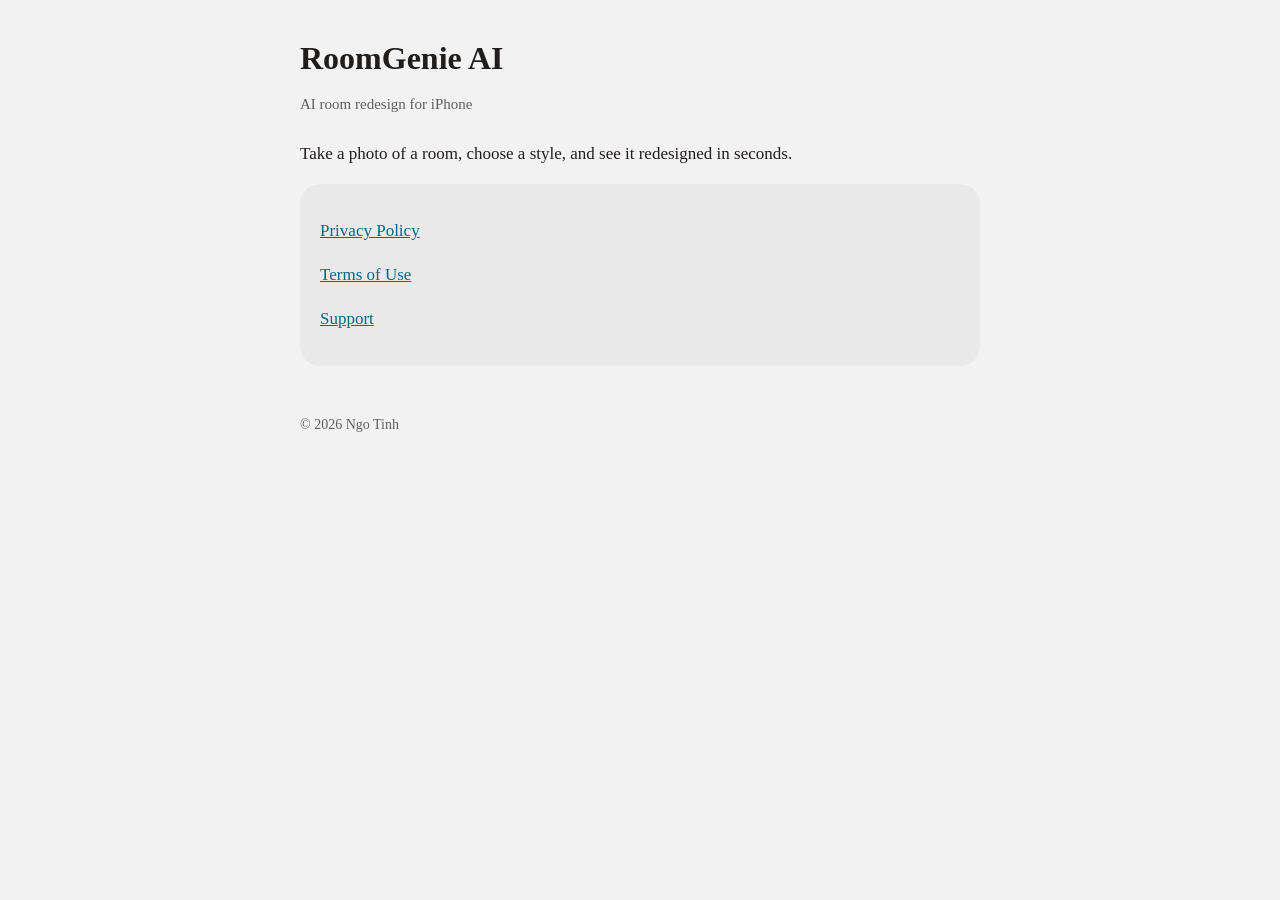
<file: index.html>
<!doctype html>
<html lang="en">
<head>
<meta charset="utf-8">
<meta name="viewport" content="width=device-width, initial-scale=1">
<title>RoomGenie AI</title>
<link rel="stylesheet" href="style.css">
</head>
<body>
<main>
  <h1>RoomGenie AI</h1>
  <p class="meta">AI room redesign for iPhone</p>
  <p>Take a photo of a room, choose a style, and see it redesigned in seconds.</p>
  <div class="card">
    <p><a href="privacy-policy.html">Privacy Policy</a></p>
    <p><a href="terms.html">Terms of Use</a></p>
    <p><a href="support.html">Support</a></p>
  </div>
  <footer>© 2026 Ngo Tinh</footer>
</main>
</body>
</html>
</file>
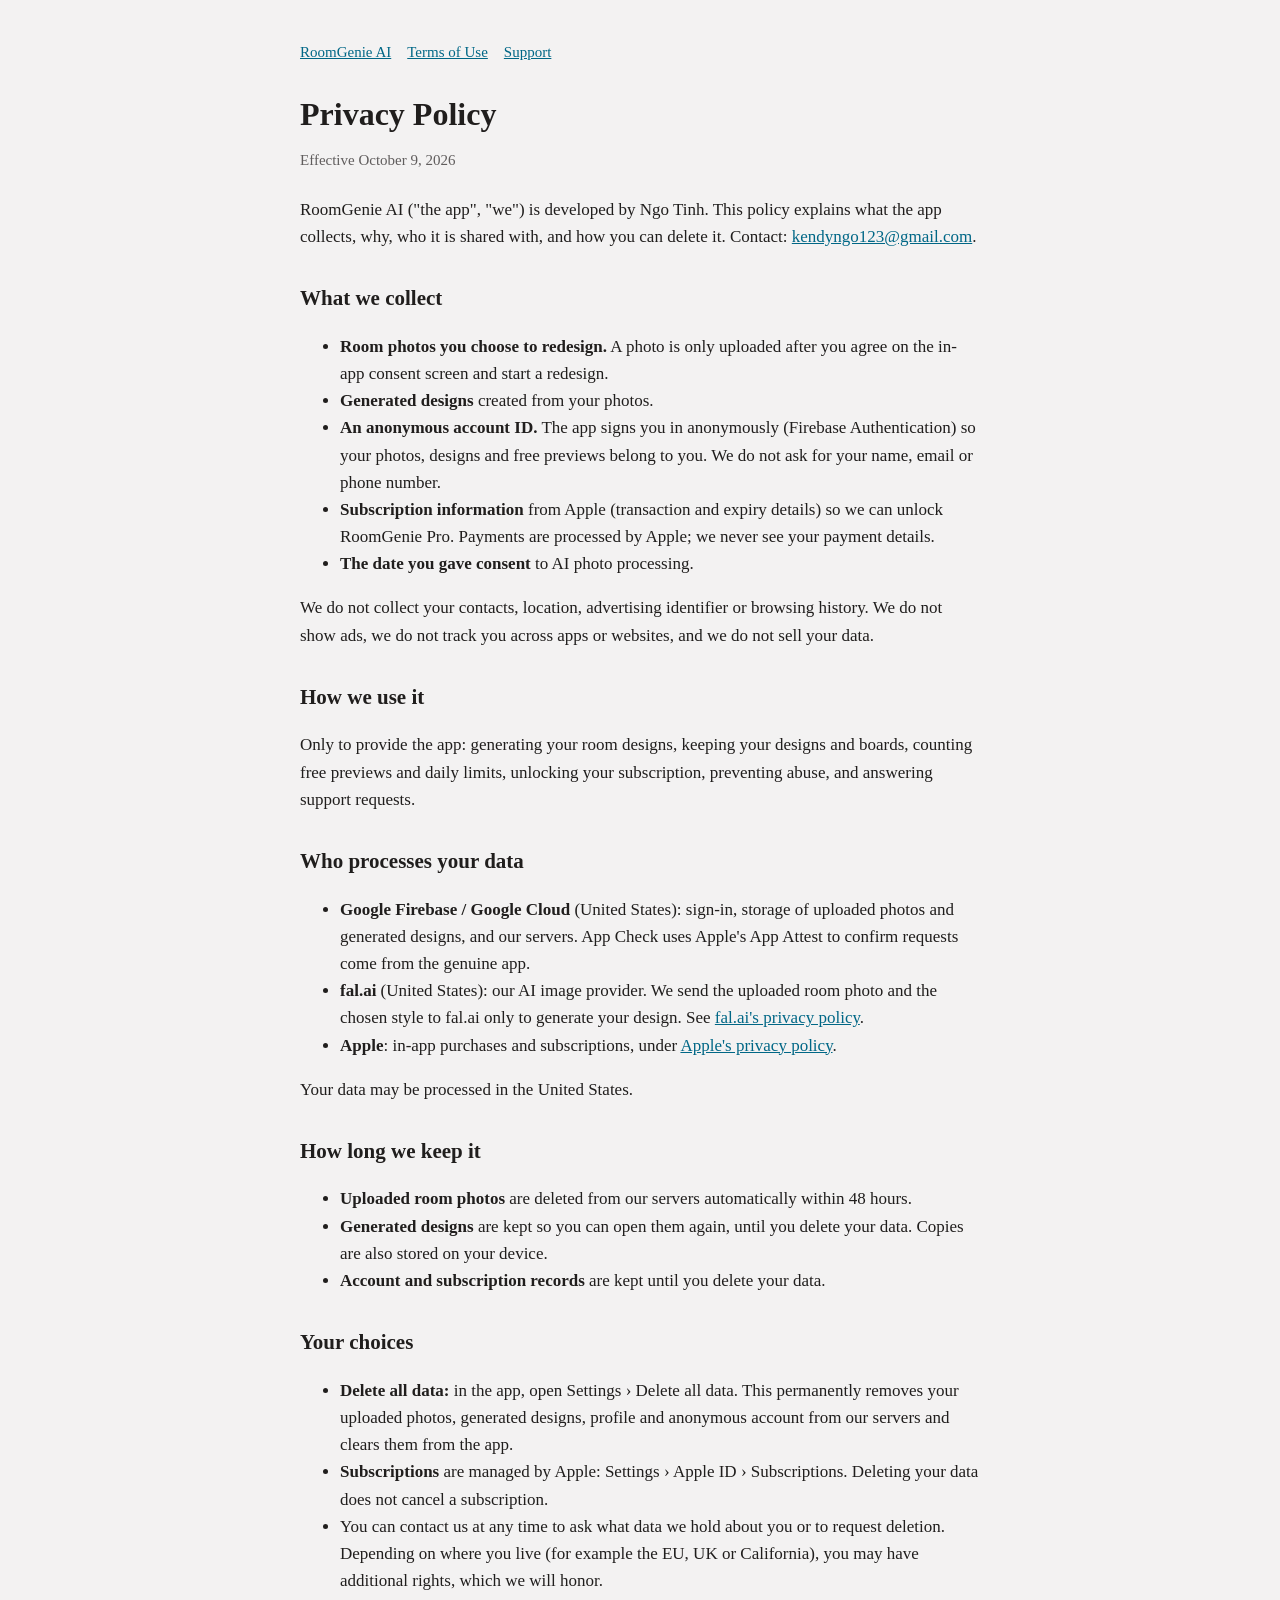
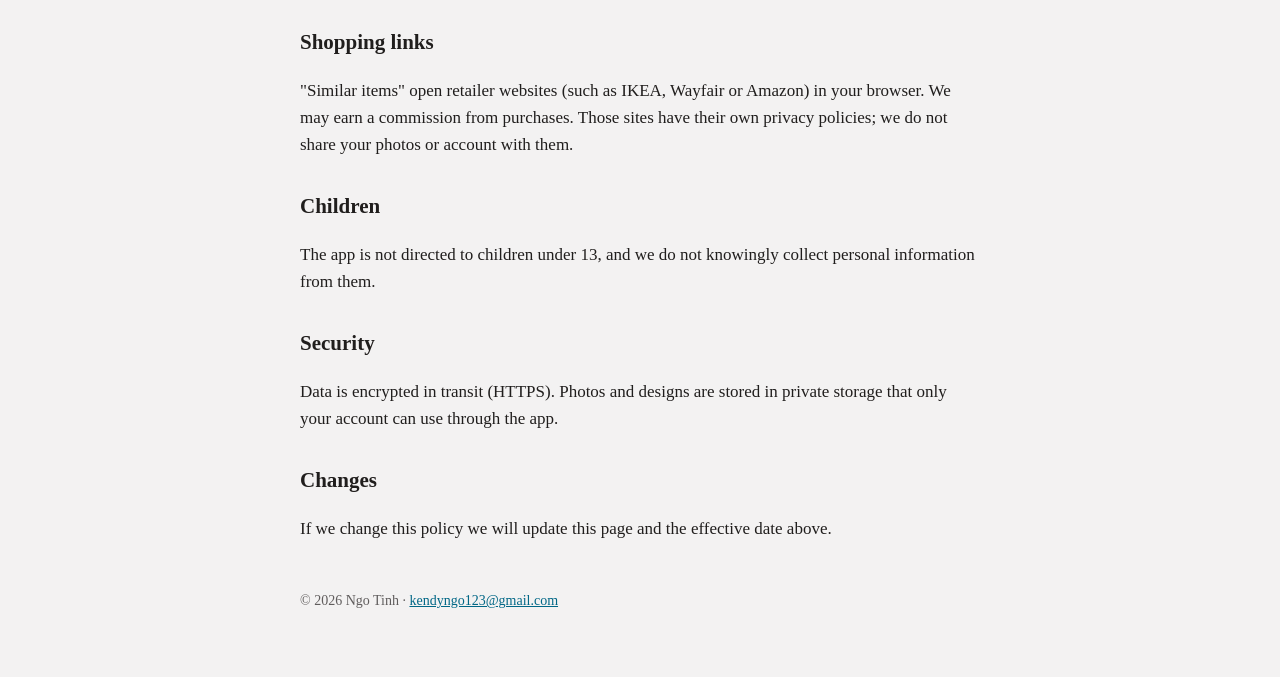
<file: privacy-policy.html>
<!doctype html>
<html lang="en">
<head>
<meta charset="utf-8">
<meta name="viewport" content="width=device-width, initial-scale=1">
<title>RoomGenie AI — Privacy Policy</title>
<link rel="stylesheet" href="style.css">
</head>
<body>
<main>
  <nav><a href="index.html">RoomGenie AI</a><a href="terms.html">Terms of Use</a><a href="support.html">Support</a></nav>
  <h1>Privacy Policy</h1>
  <p class="meta">Effective October 9, 2026</p>

  <p>RoomGenie AI ("the app", "we") is developed by Ngo Tinh. This policy explains what the app collects, why, who it is shared with, and how you can delete it. Contact: <a href="mailto:kendyngo123@gmail.com">kendyngo123@gmail.com</a>.</p>

  <h2>What we collect</h2>
  <ul>
    <li><strong>Room photos you choose to redesign.</strong> A photo is only uploaded after you agree on the in-app consent screen and start a redesign.</li>
    <li><strong>Generated designs</strong> created from your photos.</li>
    <li><strong>An anonymous account ID.</strong> The app signs you in anonymously (Firebase Authentication) so your photos, designs and free previews belong to you. We do not ask for your name, email or phone number.</li>
    <li><strong>Subscription information</strong> from Apple (transaction and expiry details) so we can unlock RoomGenie Pro. Payments are processed by Apple; we never see your payment details.</li>
    <li><strong>The date you gave consent</strong> to AI photo processing.</li>
  </ul>
  <p>We do not collect your contacts, location, advertising identifier or browsing history. We do not show ads, we do not track you across apps or websites, and we do not sell your data.</p>

  <h2>How we use it</h2>
  <p>Only to provide the app: generating your room designs, keeping your designs and boards, counting free previews and daily limits, unlocking your subscription, preventing abuse, and answering support requests.</p>

  <h2>Who processes your data</h2>
  <ul>
    <li><strong>Google Firebase / Google Cloud</strong> (United States): sign-in, storage of uploaded photos and generated designs, and our servers. App Check uses Apple's App Attest to confirm requests come from the genuine app.</li>
    <li><strong>fal.ai</strong> (United States): our AI image provider. We send the uploaded room photo and the chosen style to fal.ai only to generate your design. See <a href="https://fal.ai/privacy">fal.ai's privacy policy</a>.</li>
    <li><strong>Apple</strong>: in-app purchases and subscriptions, under <a href="https://www.apple.com/legal/privacy/">Apple's privacy policy</a>.</li>
  </ul>
  <p>Your data may be processed in the United States.</p>

  <h2>How long we keep it</h2>
  <ul>
    <li><strong>Uploaded room photos</strong> are deleted from our servers automatically within 48 hours.</li>
    <li><strong>Generated designs</strong> are kept so you can open them again, until you delete your data. Copies are also stored on your device.</li>
    <li><strong>Account and subscription records</strong> are kept until you delete your data.</li>
  </ul>

  <h2>Your choices</h2>
  <ul>
    <li><strong>Delete all data:</strong> in the app, open Settings › Delete all data. This permanently removes your uploaded photos, generated designs, profile and anonymous account from our servers and clears them from the app.</li>
    <li><strong>Subscriptions</strong> are managed by Apple: Settings › Apple ID › Subscriptions. Deleting your data does not cancel a subscription.</li>
    <li>You can contact us at any time to ask what data we hold about you or to request deletion. Depending on where you live (for example the EU, UK or California), you may have additional rights, which we will honor.</li>
  </ul>

  <h2>Shopping links</h2>
  <p>"Similar items" open retailer websites (such as IKEA, Wayfair or Amazon) in your browser. We may earn a commission from purchases. Those sites have their own privacy policies; we do not share your photos or account with them.</p>

  <h2>Children</h2>
  <p>The app is not directed to children under 13, and we do not knowingly collect personal information from them.</p>

  <h2>Security</h2>
  <p>Data is encrypted in transit (HTTPS). Photos and designs are stored in private storage that only your account can use through the app.</p>

  <h2>Changes</h2>
  <p>If we change this policy we will update this page and the effective date above.</p>

  <footer>© 2026 Ngo Tinh · <a href="mailto:kendyngo123@gmail.com">kendyngo123@gmail.com</a></footer>
</main>
</body>
</html>
</file>
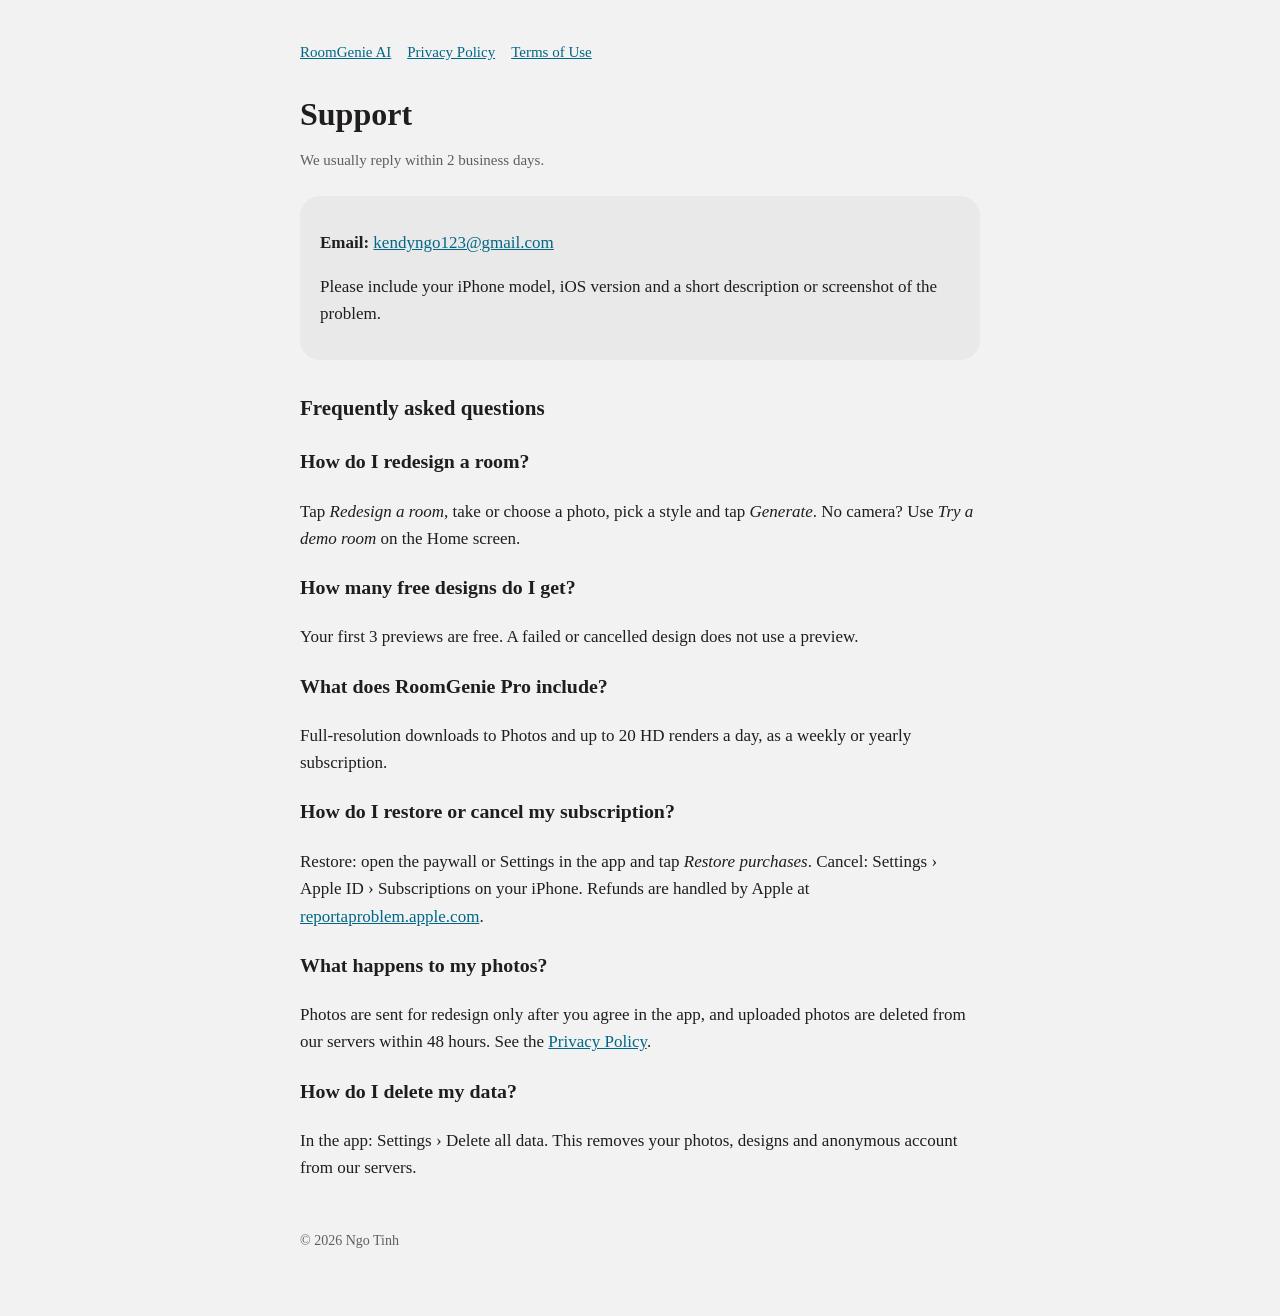
<file: support.html>
<!doctype html>
<html lang="en">
<head>
<meta charset="utf-8">
<meta name="viewport" content="width=device-width, initial-scale=1">
<title>RoomGenie AI Support</title>
<link rel="stylesheet" href="style.css">
</head>
<body>
<main>
  <nav><a href="index.html">RoomGenie AI</a><a href="privacy-policy.html">Privacy Policy</a><a href="terms.html">Terms of Use</a></nav>
  <h1>Support</h1>
  <p class="meta">We usually reply within 2 business days.</p>

  <div class="card">
    <p><strong>Email:</strong> <a href="mailto:kendyngo123@gmail.com?subject=RoomGenie%20AI%20support">kendyngo123@gmail.com</a></p>
    <p>Please include your iPhone model, iOS version and a short description or screenshot of the problem.</p>
  </div>

  <h2>Frequently asked questions</h2>

  <h3>How do I redesign a room?</h3>
  <p>Tap <em>Redesign a room</em>, take or choose a photo, pick a style and tap <em>Generate</em>. No camera? Use <em>Try a demo room</em> on the Home screen.</p>

  <h3>How many free designs do I get?</h3>
  <p>Your first 3 previews are free. A failed or cancelled design does not use a preview.</p>

  <h3>What does RoomGenie Pro include?</h3>
  <p>Full-resolution downloads to Photos and up to 20 HD renders a day, as a weekly or yearly subscription.</p>

  <h3>How do I restore or cancel my subscription?</h3>
  <p>Restore: open the paywall or Settings in the app and tap <em>Restore purchases</em>. Cancel: Settings › Apple ID › Subscriptions on your iPhone. Refunds are handled by Apple at <a href="https://reportaproblem.apple.com">reportaproblem.apple.com</a>.</p>

  <h3>What happens to my photos?</h3>
  <p>Photos are sent for redesign only after you agree in the app, and uploaded photos are deleted from our servers within 48 hours. See the <a href="privacy-policy.html">Privacy Policy</a>.</p>

  <h3>How do I delete my data?</h3>
  <p>In the app: Settings › Delete all data. This removes your photos, designs and anonymous account from our servers.</p>

  <footer>© 2026 Ngo Tinh</footer>
</main>
</body>
</html>
</file>
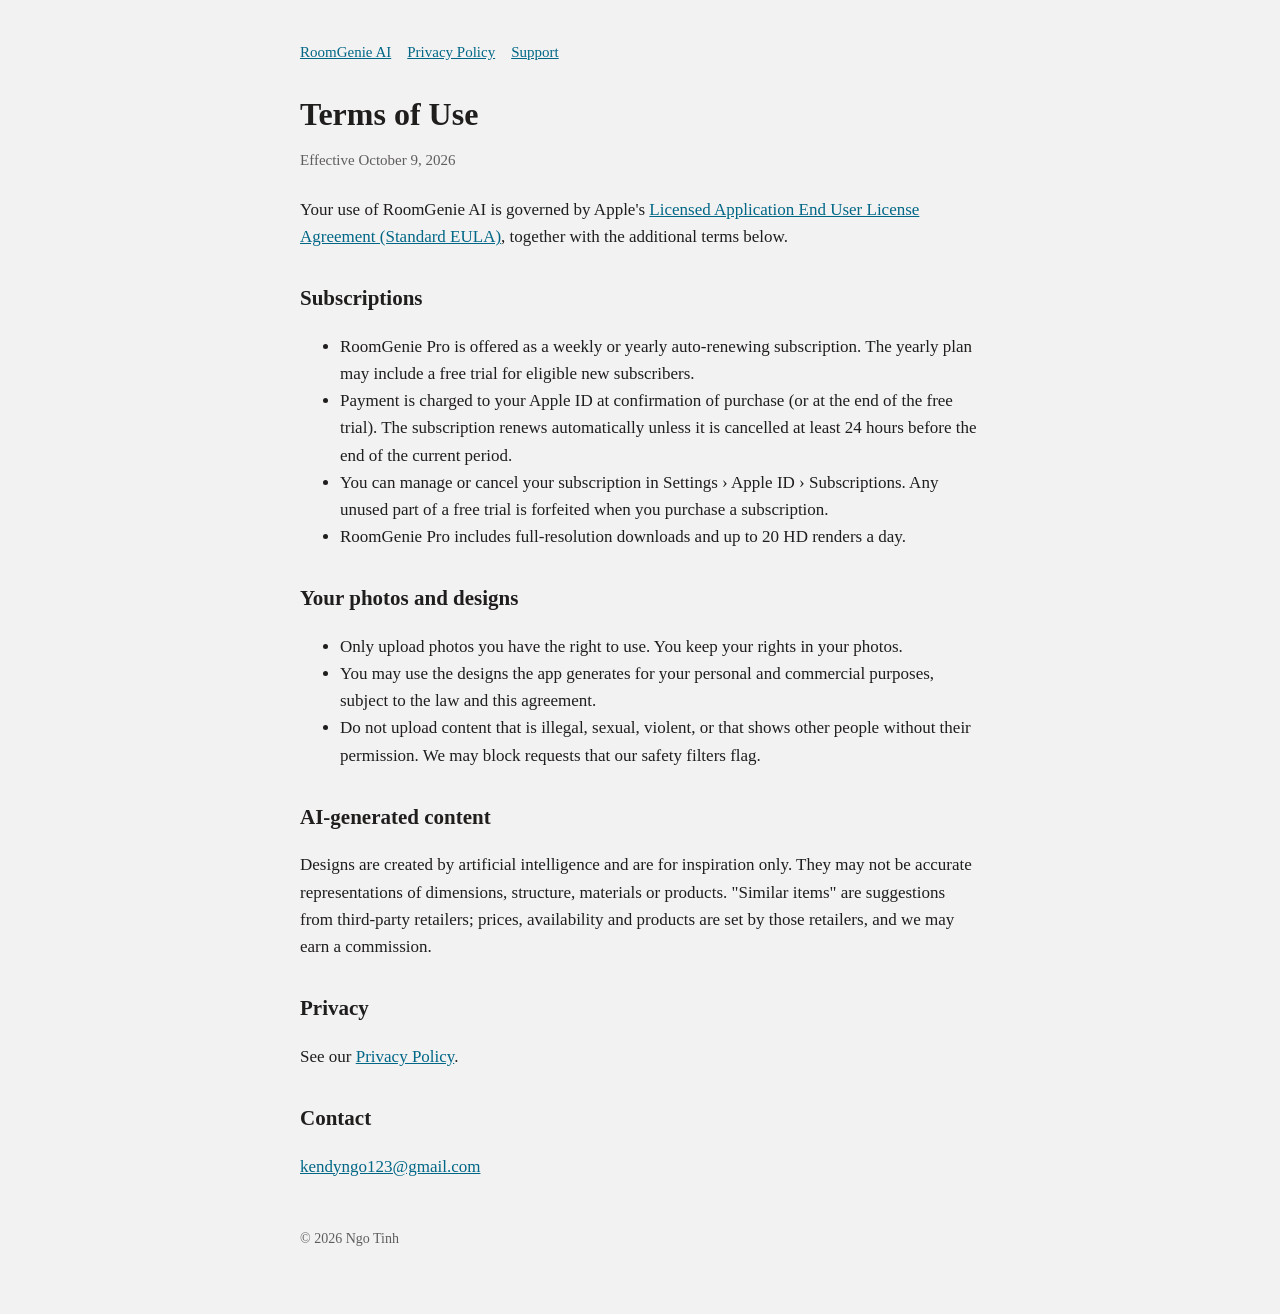
<file: terms.html>
<!doctype html>
<html lang="en">
<head>
<meta charset="utf-8">
<meta name="viewport" content="width=device-width, initial-scale=1">
<title>RoomGenie AI — Terms of Use</title>
<link rel="stylesheet" href="style.css">
</head>
<body>
<main>
  <nav><a href="index.html">RoomGenie AI</a><a href="privacy-policy.html">Privacy Policy</a><a href="support.html">Support</a></nav>
  <h1>Terms of Use</h1>
  <p class="meta">Effective October 9, 2026</p>

  <p>Your use of RoomGenie AI is governed by Apple's <a href="https://www.apple.com/legal/internet-services/itunes/dev/stdeula/">Licensed Application End User License Agreement (Standard EULA)</a>, together with the additional terms below.</p>

  <h2>Subscriptions</h2>
  <ul>
    <li>RoomGenie Pro is offered as a weekly or yearly auto-renewing subscription. The yearly plan may include a free trial for eligible new subscribers.</li>
    <li>Payment is charged to your Apple ID at confirmation of purchase (or at the end of the free trial). The subscription renews automatically unless it is cancelled at least 24 hours before the end of the current period.</li>
    <li>You can manage or cancel your subscription in Settings › Apple ID › Subscriptions. Any unused part of a free trial is forfeited when you purchase a subscription.</li>
    <li>RoomGenie Pro includes full-resolution downloads and up to 20 HD renders a day.</li>
  </ul>

  <h2>Your photos and designs</h2>
  <ul>
    <li>Only upload photos you have the right to use. You keep your rights in your photos.</li>
    <li>You may use the designs the app generates for your personal and commercial purposes, subject to the law and this agreement.</li>
    <li>Do not upload content that is illegal, sexual, violent, or that shows other people without their permission. We may block requests that our safety filters flag.</li>
  </ul>

  <h2>AI-generated content</h2>
  <p>Designs are created by artificial intelligence and are for inspiration only. They may not be accurate representations of dimensions, structure, materials or products. "Similar items" are suggestions from third-party retailers; prices, availability and products are set by those retailers, and we may earn a commission.</p>

  <h2>Privacy</h2>
  <p>See our <a href="privacy-policy.html">Privacy Policy</a>.</p>

  <h2>Contact</h2>
  <p><a href="mailto:kendyngo123@gmail.com">kendyngo123@gmail.com</a></p>

  <footer>© 2026 Ngo Tinh</footer>
</main>
</body>
</html>
</file>
<file: style.css>
:root {
  --paper: #f3f2f2;
  --surface: #eae9e9;
  --ink: #201e1d;
  --muted: #605d5d;
  --primary: #006786;
  color-scheme: light dark;
}
@media (prefers-color-scheme: dark) {
  :root { --paper: #1b1a19; --surface: #262423; --ink: #f3f2f2; --muted: #bab6b6; --primary: #62c5ee; }
}
* { box-sizing: border-box; }
body {
  margin: 0;
  background: var(--paper);
  color: var(--ink);
  font: 17px/1.6 "Source Serif 4", Georgia, "Times New Roman", serif;
}
main { max-width: 720px; margin: 0 auto; padding: 40px 20px 64px; }
h1 { font-size: 32px; line-height: 1.15; margin: 0 0 8px; }
h2 { font-size: 21px; margin: 32px 0 8px; }
p, li { color: var(--ink); }
.meta { color: var(--muted); font-size: 15px; margin-bottom: 24px; }
a { color: var(--primary); }
nav { display: flex; gap: 16px; flex-wrap: wrap; margin-bottom: 32px; font-size: 15px; }
.card { background: var(--surface); border-radius: 20px; padding: 16px 20px; margin: 16px 0; }
footer { color: var(--muted); font-size: 14px; margin-top: 48px; }
</file>
